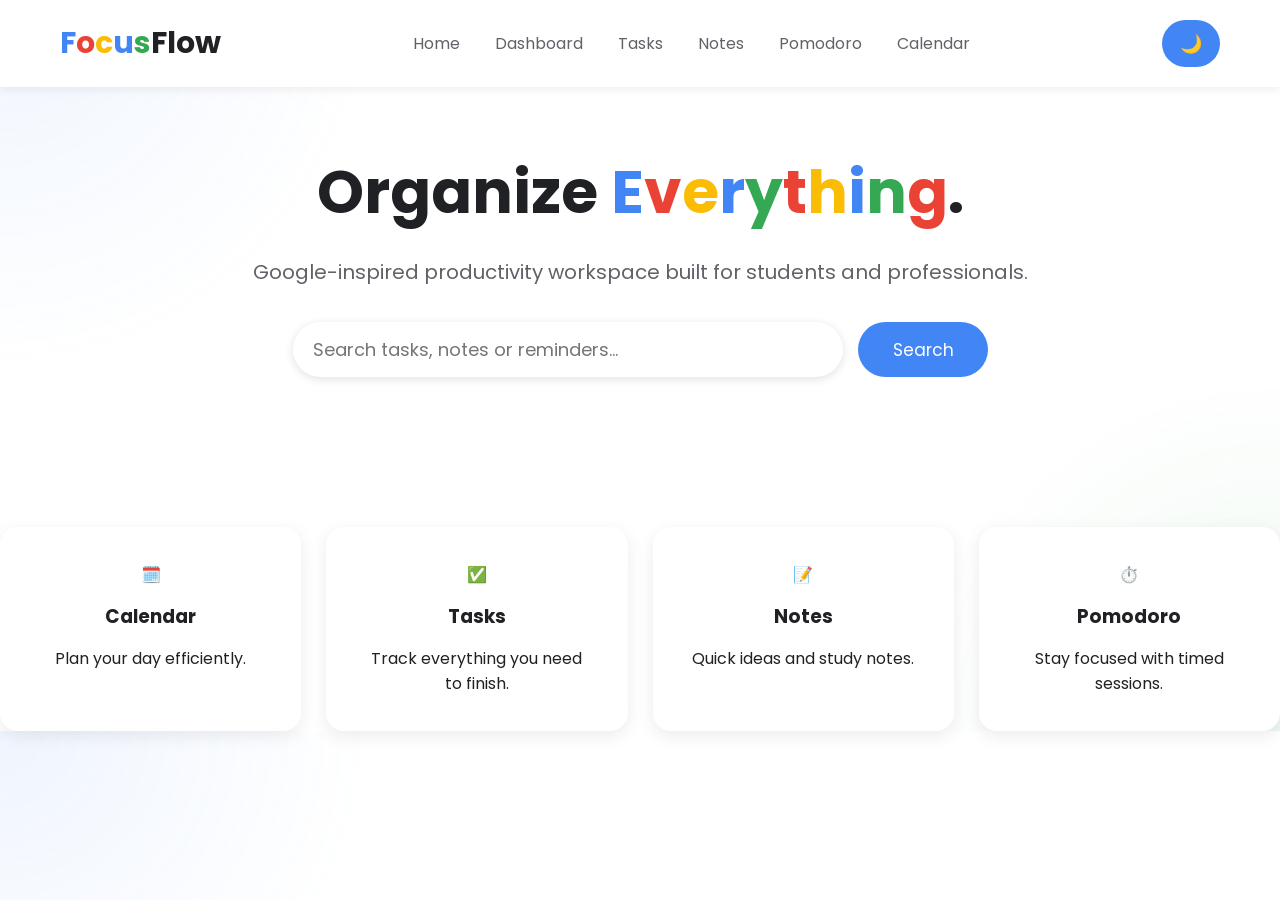
<file: index.html>
<!DOCTYPE html>
<html lang="en">

<head>
    <meta charset="UTF-8">
    <meta name="viewport" content="width=device-width, initial-scale=1.0">

    <title>FocusFlow</title>

    <link rel="preconnect" href="https://fonts.googleapis.com">
    <link rel="preconnect" href="https://fonts.gstatic.com" crossorigin>
    <link href="https://fonts.googleapis.com/css2?family=Poppins:wght@300;400;500;600;700&display=swap" rel="stylesheet">

    <link rel="stylesheet" href="style.css">
</head>

<body>

<nav>

    <div class="logo">
        <span style="color:#4285F4;">F</span><span style="color:#EA4335;">o</span><span style="color:#FBBC05;">c</span><span style="color:#4285F4;">u</span><span style="color:#34A853;">s</span><span>Flow</span>
    </div>

    <ul>
        <li><a href="index.html">Home</a></li>
        <li><a href="dashboard.html">Dashboard</a></li>
        <li><a href="tasks.html">Tasks</a></li>
        <li><a href="notes.html">Notes</a></li>
        <li><a href="pomodoro.html">Pomodoro</a></li>
        <li><a href="calendar.html">Calendar</a></li>

    </ul>
    <button id="themeBtn">🌙</button>

</nav>

<section class="hero">

    <h1>Organize <span class="blue">E</span><span class="red">v</span><span class="yellow">e</span><span class="blue">r</span><span class="green">y</span><span class="red">t</span><span class="yellow">h</span><span class="blue">i</span><span class="green">n</span><span class="red">g</span>.</h1>

    <p>Google-inspired productivity workspace built for students and professionals.</p>

    <div class="search-box">
        <input
           type="text"
           id="searchInput"
           placeholder="Search tasks, notes or reminders...">
        <button id="searchBtn">Search</button>
    </div>
    <div id="searchResults" class="search-results"></div>

</section>

<section class="cards">

    <div class="card" onclick="location.href='calendar.html'">
    🗓️    
        <h3>Calendar</h3>
        <p>Plan your day efficiently.</p>
    </div>

    <div class="card" onclick="location.href='tasks.html'">
    ✅
        <h3>Tasks</h3>
        <p>Track everything you need to finish.</p>
    </div>

    <div class="card" onclick="location.href='notes.html'">
    📝
        <h3>Notes</h3>
        <p>Quick ideas and study notes.</p>
    </div>

    <div class="card" onclick="location.href='pomodoro.html'">
    ⏱️
        <h3>Pomodoro</h3>
        <p>Stay focused with timed sessions.</p>
    </div>

</section>
<script src="script.js"></script>
<script src="theme.js"></script>

</body>
</html>
</file>
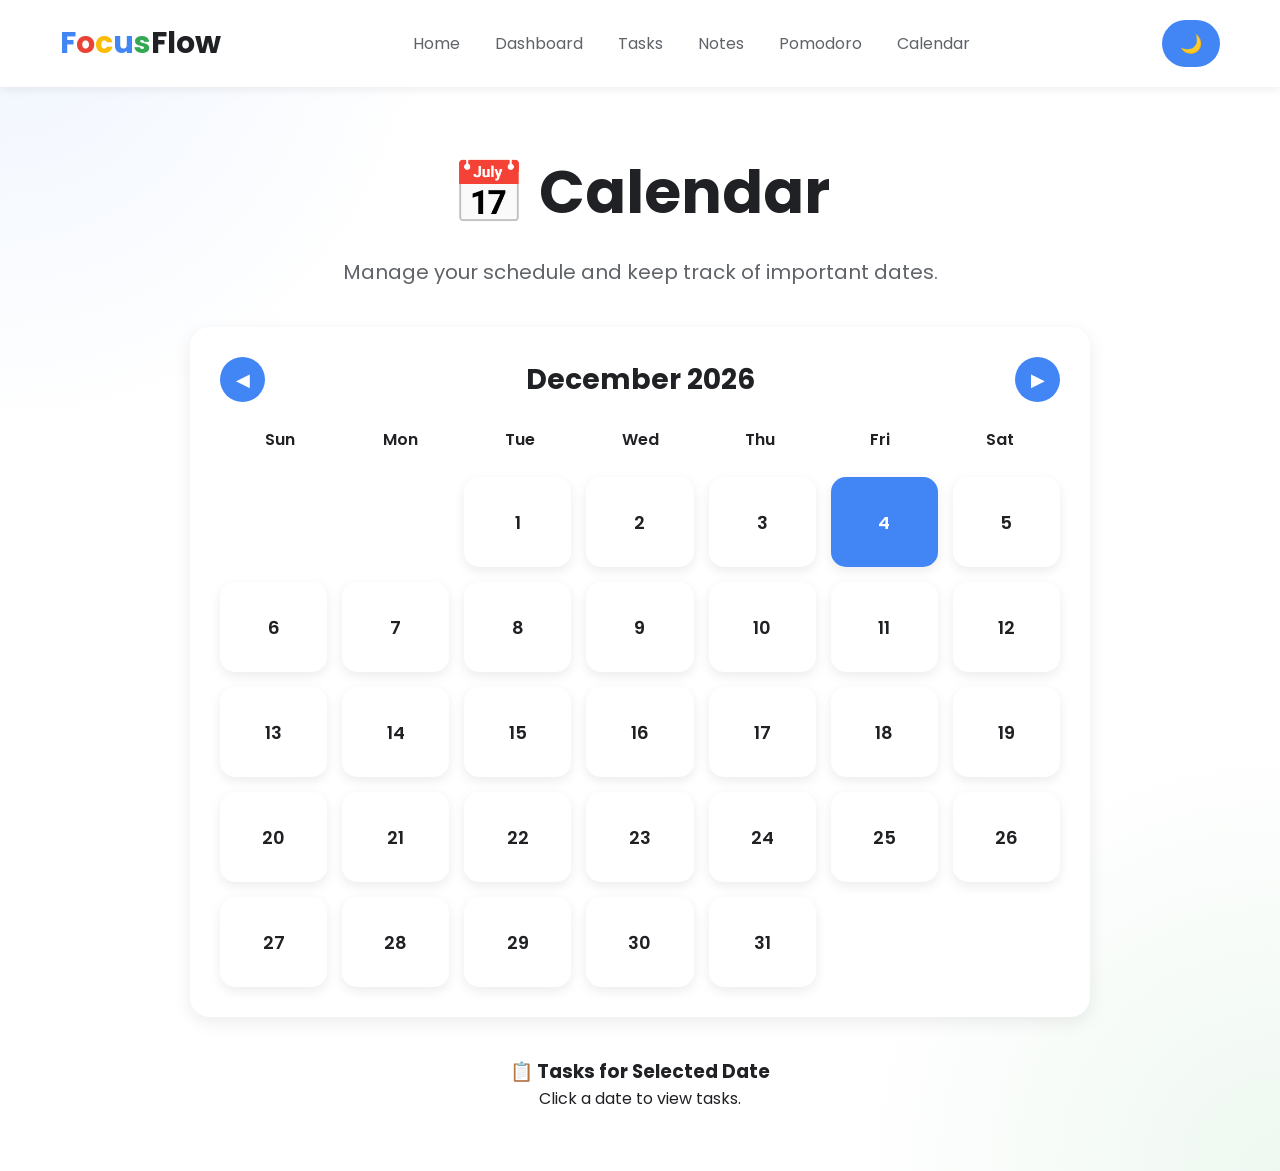
<file: calendar.html>
<!DOCTYPE html>
<html lang="en">
<head>
    <meta charset="UTF-8">
    <meta name="viewport" content="width=device-width, initial-scale=1.0">
    <title>Calendar | FocusFlow</title>

    <link rel="preconnect" href="https://fonts.googleapis.com">
    <link rel="preconnect" href="https://fonts.gstatic.com" crossorigin>
    <link href="https://fonts.googleapis.com/css2?family=Poppins:wght@300;400;500;600;700&display=swap" rel="stylesheet">

    <link rel="stylesheet" href="style.css">
</head>

<body>

<nav>

    <div class="logo">
        <span class="blue">F</span><span class="red">o</span><span class="yellow">c</span><span class="blue">u</span><span class="green">s</span><span>Flow</span>
    </div>

    <ul>
        <li><a href="index.html">Home</a></li>
        <li><a href="dashboard.html">Dashboard</a></li>
        <li><a href="tasks.html">Tasks</a></li>
        <li><a href="notes.html">Notes</a></li>
        <li><a href="pomodoro.html">Pomodoro</a></li>
        <li><a href="calendar.html">Calendar</a></li>
    </ul>

    <button id="themeBtn">🌙</button>

</nav>

<section class="hero">

    <h1>📅 Calendar</h1>
    <p>Manage your schedule and keep track of important dates.</p>

    <div class="calendar-container">

        <div class="calendar-header">

            <button id="prevMonth">◀</button>

            <h2 id="monthYear"></h2>

            <button id="nextMonth">▶</button>

        </div>

        <div class="weekdays">
            <div>Sun</div>
            <div>Mon</div>
            <div>Tue</div>
            <div>Wed</div>
            <div>Thu</div>
            <div>Fri</div>
            <div>Sat</div>
        </div>

        <div id="calendarDays" class="calendar-grid"></div>

    </div>

    <h3>📋 Tasks for Selected Date</h3>
    <div id="selectedTasks">
        Click a date to view tasks.
    </div>
</div>

</section>

<script src="calendar.js"></script>
<script src="theme.js"></script>

</body>
</html>
</file>
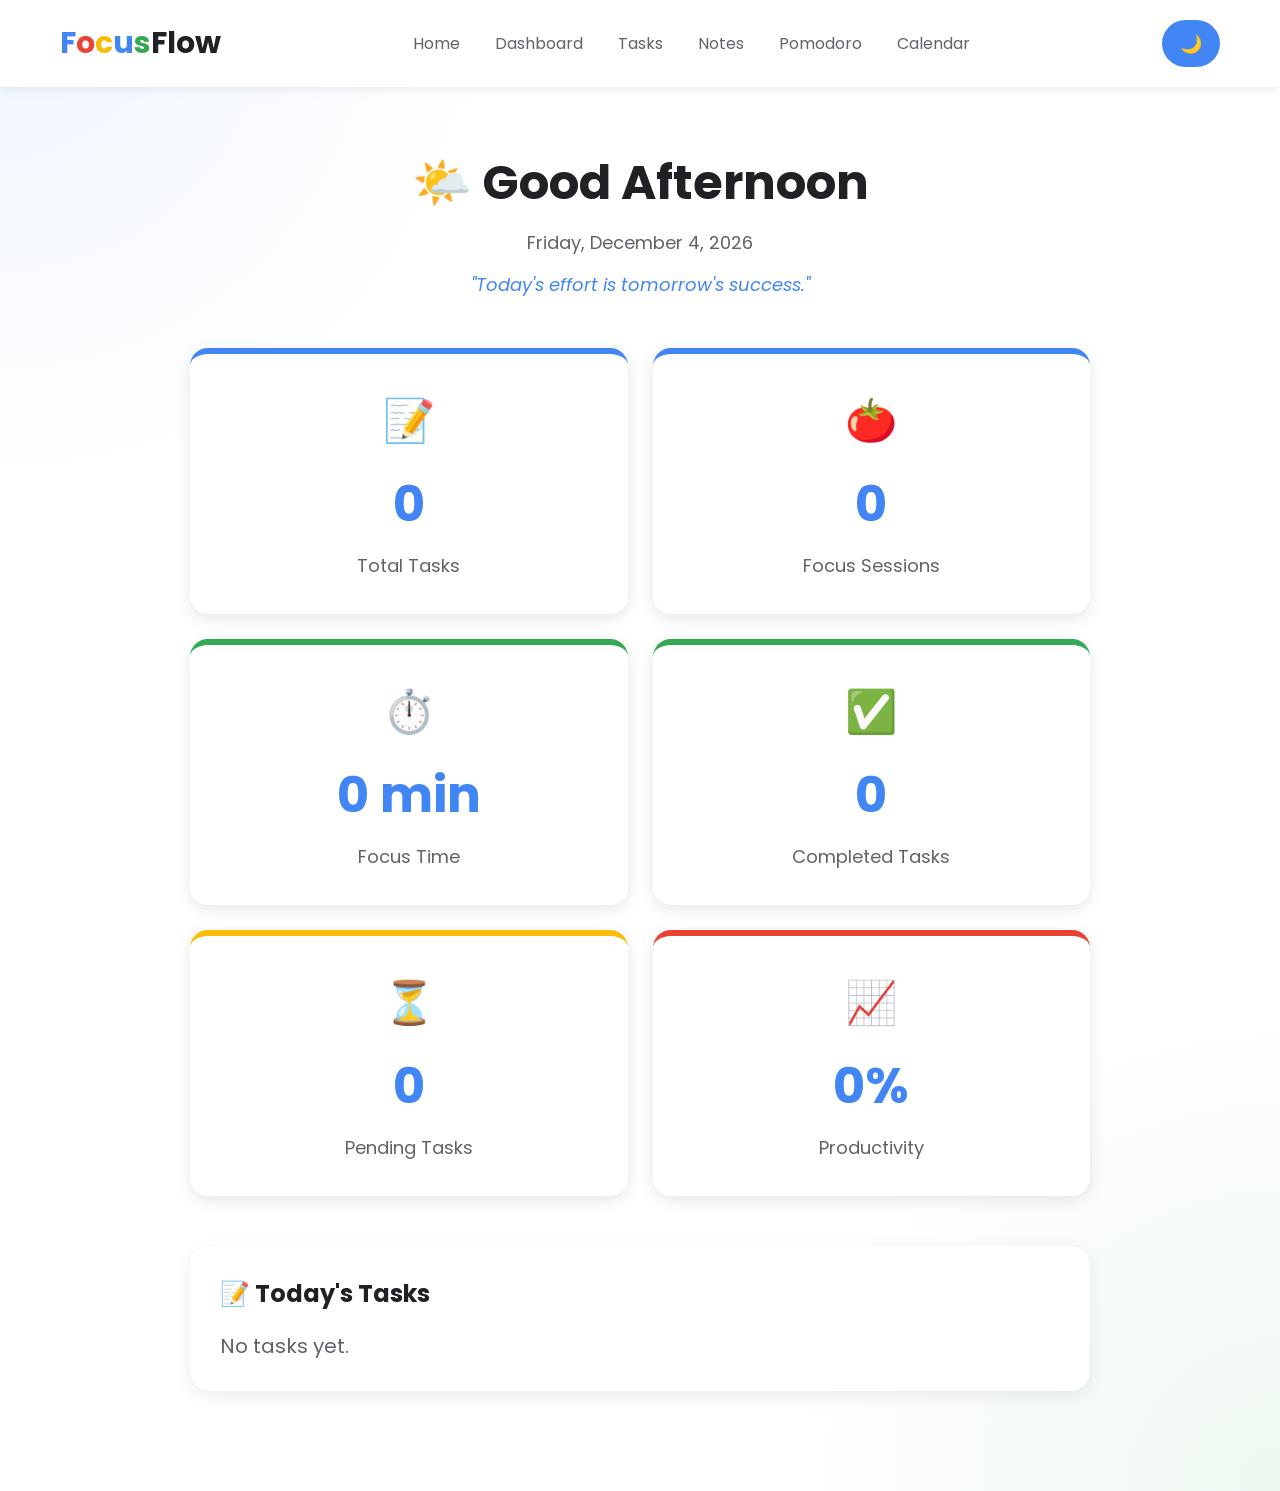
<file: dashboard.html>
<!DOCTYPE html>
<html lang="en">

<head>
    <meta charset="UTF-8">
    <meta name="viewport" content="width=device-width, initial-scale=1.0">

    <title>Dashboard | FocusFlow</title>

    <link rel="preconnect" href="https://fonts.googleapis.com">
    <link rel="preconnect" href="https://fonts.gstatic.com" crossorigin>
    <link href="https://fonts.googleapis.com/css2?family=Poppins:wght@300;400;500;600;700&display=swap" rel="stylesheet">

    <link rel="stylesheet" href="style.css">
</head>

<body>

<nav>

    <div class="logo">
        <span style="color:#4285F4;">F</span><span style="color:#EA4335;">o</span><span style="color:#FBBC05;">c</span><span style="color:#4285F4;">u</span><span style="color:#34A853;">s</span><span>Flow</span>
    </div>

    <ul>
        <li><a href="index.html">Home</a></li>
        <li><a href="dashboard.html">Dashboard</a></li>
        <li><a href="tasks.html">Tasks</a></li>
        <li><a href="notes.html">Notes</a></li>
        <li><a href="pomodoro.html">Pomodoro</a></li>
        <li><a href="calendar.html">Calendar</a></li>
    </ul>
    <button id="themeBtn">🌙</button>

</nav>

<section class="hero">

    <div class="dashboard-header">
        <h1 id="greeting"></h1>
        <p id="todayDate"></p>
        <span id="quote"></span>
    </div>

    <div class="dashboard-grid">

        <div class="stat-card total-card">
            <div class="card-icon">📝</div>
            <h2 id="totalTasks">0</h2>
            <p>Total Tasks</p>
        </div>

        <div class="stat-card total-card">
            <div class="card-icon">🍅</div>
            <h2 id="focusSessions">0</h2>
            <p>Focus Sessions</p>
        </div>

        <div class="stat-card completed-card">
            <div class="card-icon">⏱️</div>
            <h2 id="focusTime">0 min</h2>
            <p>Focus Time</p>
        </div>

        <div class="stat-card completed-card">
            <div class="card-icon">✅</div>
            <h2 id="completedTasks">0</h2>
            <p>Completed Tasks</p>
        </div>

        <div class="stat-card pending-card">
            <div class="card-icon">⏳</div>
            <h2 id="pendingTasks">0</h2>
            <p>Pending Tasks</p>
        </div>

        <div class="stat-card productivity-card">
            <div class="card-icon">📈</div>
            <h2 id="productivity">0%</h2>
            <p>Productivity</p>
        </div>

    </div>

    <div class="today-tasks">

        <h2>📝 Today's Tasks</h2>

        <div id="todayTasks">
            <p>No tasks yet.</p>
        </div>

    </div>

</section>

<script src="dashboard.js"></script>
<script src="theme.js"></script>

</body>

</html>
</file>
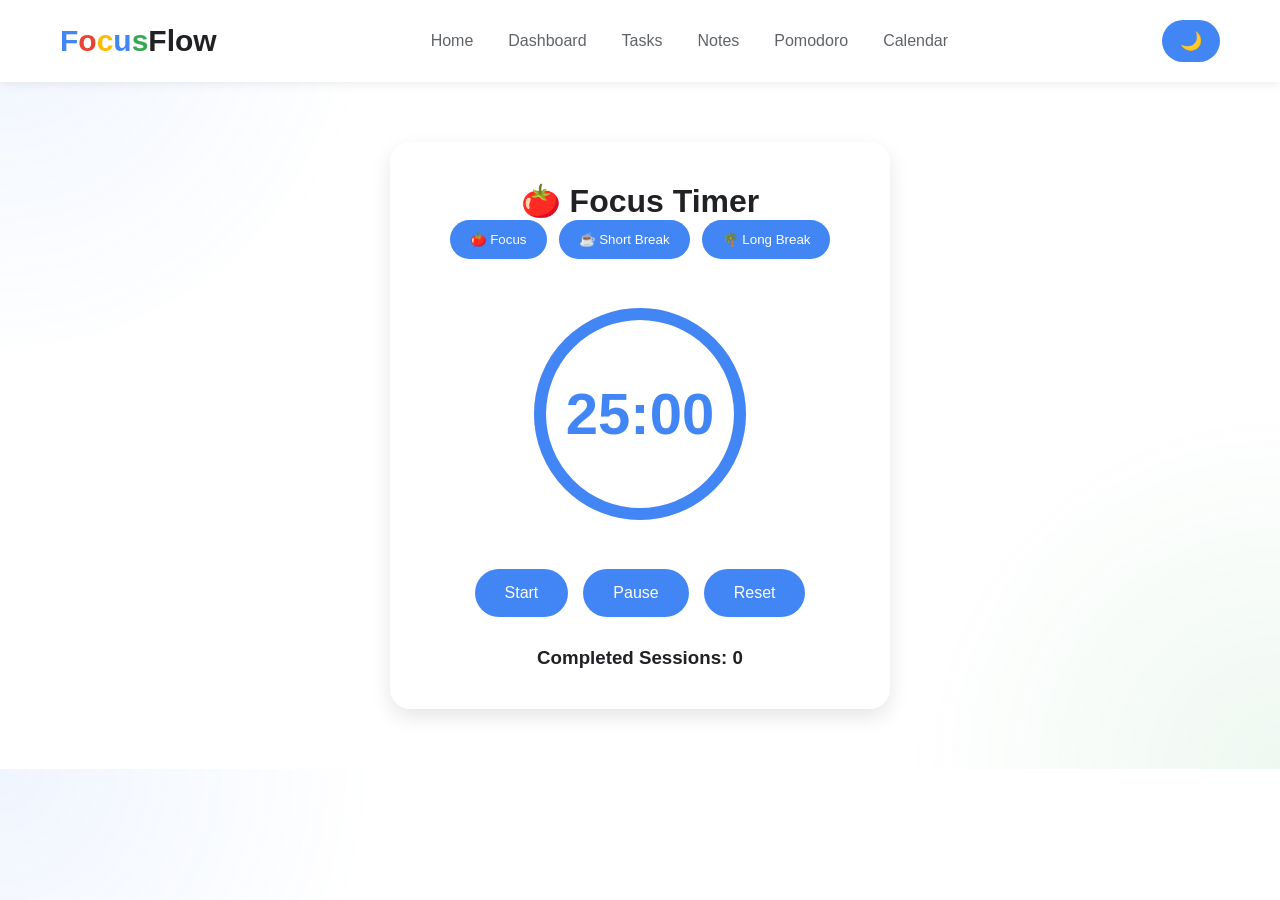
<file: pomodoro.html>
<!DOCTYPE html>
<html lang="en">
<head>
    <meta charset="UTF-8">
    <meta name="viewport" content="width=device-width, initial-scale=1.0">
    <title>Pomodoro | FocusFlow</title>
    <link rel="stylesheet" href="style.css">
</head>
<body>

<nav>
    <div class="logo">
        <span class="blue">F</span><span class="red">o</span><span class="yellow">c</span><span class="blue">u</span><span class="green">s</span><span class="logo-text">Flow</span>
    </div>

    <ul>
        <li><a href="index.html">Home</a></li>
        <li><a href="dashboard.html">Dashboard</a></li>
        <li><a href="tasks.html">Tasks</a></li>
        <li><a href="notes.html">Notes</a></li>
        <li><a href="pomodoro.html">Pomodoro</a></li>
        <li><a href="calendar.html">Calendar</a></li>
    </ul>
    <button id="themeBtn">🌙</button>
</nav>

<div class="timer-container">

    <h1>🍅 Focus Timer</h1>
      <div class="mode-buttons">
      <button id="focusMode">🍅 Focus</button>
      <button id="shortBreak">☕ Short Break</button>
      <button id="longBreak">🌴 Long Break</button>
    </div>

    <div class="timer-circle">

        <svg width="250" height="250">

            <circle
                class="bg-circle"
                cx="125"
                cy="125"
                r="100">
            </circle>

            <circle
                id="progressCircle"
                class="progress-circle"
                cx="125"
                cy="125"
                r="100">
            </circle>

        </svg>

        <div id="timer">25:00</div>

    </div>

    <div class="timer-buttons">
        <button id="startBtn">Start</button>
        <button id="pauseBtn">Pause</button>
        <button id="resetBtn">Reset</button>
    </div>

    <h3>Completed Sessions: <span id="sessions">0</span></h3>

</div>

<script src="pomodoro.js"></script>
<script src="theme.js"></script>

</body>
</html>
</file>
<file: style.css>
*{
    margin: 0;
    padding: 0;
    box-sizing: border-box;
    font-family: 'Poppins', sans-serif;
}

body{
    margin:0;
    padding:0;
    color:#202124;

    background:
        radial-gradient(circle at top left,#4285f415 0%,transparent 25%),
        radial-gradient(circle at bottom right,#34A85315 0%,transparent 25%),
        #ffffff;
}

nav{
    display:flex;
    justify-content:space-between;
    align-items:center;
    padding:20px 60px;
    background:white;
    box-shadow:0 2px 10px rgba(0,0,0,.08);
}

.logo{
    font-size:30px;
    font-weight:bold;
}

nav ul{
    display:flex;
    list-style:none;
    gap:35px;
}

nav li{
    cursor:pointer;
    color:#5f6368;
    transition:.3s;
}

nav li:hover{
    color:#4285F4;
}

.hero{
    text-align:center;
    padding:60px 20px;
}

.hero h1{
    font-size:60px;
    margin-bottom:20px;
}

.hero p{
    color:#5f6368;
    font-size:20px;
}

.search-box{
    margin-top:35px;
    display: flex;
    justify-content: center;
    align-items: center;
    gap: 15px;
}

.search-box input{
    width:550px;
    height:55px;
    padding:0 20px;
    border:none;
    border-radius:30px;
    box-shadow:0 2px 10px rgba(0,0,0,.12);
    font-size:18px;
    outline:none;
}
.search-box input:focus{
    box-shadow:0 0 0 3px rgba(66,133,244,.25);
}
.search-box button{
    width:130px;
    height:55px;
    padding:0 35px;
    border:none;
    border-radius:30px;
    background:#4285F4;
    color:white;
    font-size:17px;
    cursor:pointer;
    transition:.3s;
}

.search-box button:hover{
    background:#3367D6;
}

.cards{
    display:grid;
    grid-template-columns:repeat(auto-fit,minmax(220px,1fr));
    gap:25px;
    margin-top:30px;
    padding-top:60px;
}

.card{
    background:white;
    padding:35px;
    border-radius:18px;
    box-shadow:0 5px 18px rgba(0,0,0,.08);
    text-align:center;
    transition:.3s;
    cursor: pointer;
}

.card:hover{
    transform:translateY(-8px);
}

.card h3{
    margin:15px 0;
}
.blue{
    color:#4285F4;
}

.red{
    color:#EA4335;
}

.yellow{
    color:#FBBC05;
}

.green{
    color:#34A853;
}

.black{
    color:#202124;
}

#taskList{
    margin-top:30px;
}

.task{
    width:700px;
    margin:15px auto;
    padding:18px;
    background:white;
    border-radius:12px;
    box-shadow:0 2px 10px rgba(0,0,0,.1);
    text-align:left;
    font-size:18px;
}
.task{
    display:flex;
    justify-content:space-between;
    align-items:center;
}

.task span{
    flex:1;
    margin-left:15px;
}

.deleteTask{
    background:none;
    border:none;
    font-size:20px;
    cursor:pointer;
}

.deleteTask:hover{
    transform:scale(1.2);
}
.completed {
    text-decoration: line-through;
    color: gray;
    opacity: 0.7;
}
#taskCounter{
    width:700px;
    margin:20px auto;
    padding:12px 20px;
    background:#f8f9fa;
    border-radius:10px;
    font-size:17px;
    font-weight:500;
    color:#444;
    text-align:center;
    box-shadow:0 2px 8px rgba(0,0,0,0.08);
}
#progressContainer{
    width:700px;
    height:14px;
    background:#e5e7eb;
    border-radius:20px;
    margin:15px auto 30px;
    overflow:hidden;
}

#progressBar{
    width:0%;
    height:100%;
    background:#4285F4;
    transition:width .3s ease;
}
.dashboard-grid{
    width:900px;
    margin:50px auto;
    display:grid;
    grid-template-columns:repeat(2,1fr);
    gap:25px;
}

.stat-card{
    background:white;
    border-radius:18px;
    padding:35px;
    text-align:center;
    box-shadow:0 4px 15px rgba(0,0,0,.1);
    transition:.3s;
}

.stat-card:hover{
    transform:translateY(-6px);
    box-shadow:0 10px 25px rgba(0,0,0,.15);
}

.stat-card h2{
    font-size:50px;
    color:#4285F4;
    margin-bottom:10px;
}

.stat-card p{
    font-size:18px;
    color:#5f6368;
}
nav ul li a{
    text-decoration:none;
    color:inherit;
}

nav ul li a:hover{
    color:#4285F4;
}
.dashboard-header{
    text-align:center;
    margin-bottom:40px;
}

.dashboard-header h1{
    font-size:48px;
    color:#202124;
    margin-bottom:10px;
}

.dashboard-header p{
    color:#5f6368;
    font-size:18px;
    margin-bottom:15px;
}

.dashboard-header span{
    color:#4285F4;
    font-size:18px;
    font-style:italic;
}
.card-icon{
    font-size:42px;
    margin-bottom:15px;
}
.total-card{
    border-top:6px solid #4285F4;
}

.completed-card{
    border-top:6px solid #34A853;
}

.pending-card{
    border-top:6px solid #FBBC05;
}

.productivity-card{
    border-top:6px solid #EA4335;
}

.stat-card{
    transition:0.3s;
}

.stat-card:hover{
    transform:translateY(-10px);
    box-shadow:0 15px 30px rgba(0,0,0,.15);
}
.today-tasks{
    width:900px;
    margin:40px auto;
    background:white;
    border-radius:20px;
    padding:30px;
    box-shadow:0 5px 18px rgba(0,0,0,.08);
    text-align:left;
}

.today-tasks h2{
    margin-bottom:20px;
    color:#202124;
}

.today-task-item{
    display:flex;
    align-items:center;
    gap:12px;
    padding:15px;
    border-bottom:1px solid #eee;
    font-size:18px;
}

.today-task-item:last-child{
    border-bottom:none;
}

.today-task-item.completed{
    text-decoration:line-through;
    color:gray;
    opacity:.7;
}

.notes-box{
    width:700px;
    margin:30px auto;
    text-align:center;
}

.notes-box textarea{

    width:100%;
    height:170px;

    padding:20px;

    border:none;
    border-radius:20px;

    resize:none;

    outline:none;

    font-size:17px;

    box-shadow:0 5px 18px rgba(0,0,0,.1);

}

.notes-box textarea:focus{

    box-shadow:0 0 0 3px rgba(66,133,244,.25);

}

.notes-box button{

    margin-top:20px;

    padding:15px 35px;

    border:none;

    border-radius:30px;

    background:#4285F4;

    color:white;

    font-size:17px;

    cursor:pointer;

}

.notes-box button:hover{

    background:#3367D6;

}

#notesContainer{

    width:90%;

    margin:40px auto;

    display:grid;

    grid-template-columns:repeat(auto-fill,minmax(250px,1fr));

    gap:25px;

}

.note-card{

    height:250px;

    border-radius:18px;

    padding:18px;

    display:flex;

    flex-direction:column;

    justify-content:space-between;

    box-shadow:0 8px 18px rgba(0,0,0,.12);

    transition:.3s;

}

.note-card:hover{

    transform:translateY(-8px) rotate(-2deg);

}

.note-card p{

    flex:1;

    overflow-y:auto;

    word-break:break-word;

    white-space:pre-wrap;

    font-size:17px;

    text-align:left;

}

.deleteNote{

    align-self:flex-end;

    background:none;

    border:none;

    font-size:22px;

    cursor:pointer;

}

.note-yellow{

    background:#FFF9C4;

}

.note-blue{

    background:#BBDEFB;

}

.note-green{

    background:#C8E6C9;

}

.note-pink{

    background:#F8BBD0;

}
.timer-container{
    width:500px;
    margin:60px auto;
    text-align:center;
    background:white;
    padding:40px;
    border-radius:20px;
    box-shadow:0 8px 20px rgba(0,0,0,.1);
}

#timer{
    position:absolute;
    top:50%;
    left:50%;
    transform:translate(-50%,-50%);
    width:100%;
    text-align:center;
    font-size:58px;
    font-weight:bold;
    color:#4285F4;
    margin:0;
    line-height:1;
}

.timer-buttons{
    display:flex;
    justify-content:center;
    gap:15px;
    margin-bottom:30px;
}

.timer-buttons button{
    padding:15px 30px;
    border:none;
    border-radius:30px;
    background:#4285F4;
    color:white;
    cursor:pointer;
    font-size:16px;
    transition:.3s;
}

.timer-buttons button:hover{
    background:#3367D6;
}

.timer-circle{
    position: relative;
    width: 250px;
    height: 250px;
    margin: 30px auto;
}
.timer-circle svg{
    position:absolute;
    top:0;
    left:0;
}

.bg-circle{
    fill:none;
    stroke:#e5e7eb;
    stroke-width:12;
}

.progress-circle{
    fill:none;
    stroke:#4285F4;
    stroke-width:12;
    stroke-linecap:round;
    stroke-dasharray:628;
    stroke-dashoffset:0;
    transform:rotate(-90deg);
    transform-origin:125px 125px;
    transition:stroke-dashoffset 1s linear;
}
#themeBtn{

    border:none;

    background:#4285F4;

    color:white;

    padding:10px 18px;

    border-radius:25px;

    cursor:pointer;

    font-size:18px;

    transition:.3s;

}

#themeBtn:hover{

    background:#3367D6;

}

body.dark-mode{
    background:#202124;
    color:white;
}

body.dark-mode nav{
    background:#303134;
}

body.dark-mode .card,
body.dark-mode .task,
body.dark-mode .stat-card,
body.dark-mode .today-tasks,
body.dark-mode .note-card,
body.dark-mode .timer-container{
    background:#303134;
    color:white;
}

body.dark-mode p,
body.dark-mode h1,
body.dark-mode h2,
body.dark-mode h3,
body.dark-mode li,
body.dark-mode a{
    color:white;
}

body.dark-mode textarea,
body.dark-mode input{
    background:#3c4043;
    color:white;
    border:none;
}

body.dark-mode #taskCounter{
    background:#3c4043;
    color:white;
}
.mode-buttons{
    display:flex;
    justify-content:center;
    gap:12px;
    margin-bottom:25px;
}

.mode-buttons button{
    padding:12px 20px;
    border:none;
    border-radius:25px;
    background:#4285F4;
    color:white;
    cursor:pointer;
    transition:.3s;
}

.mode-buttons button:hover{
    background:#3367D6;
}
@media (max-width:768px){

nav{
    flex-direction:column;
    gap:20px;
    padding:20px;
}

nav ul{
    flex-wrap:wrap;
    justify-content:center;
    gap:15px;
}

.hero h1{
    font-size:38px;
}

.hero p{
    font-size:16px;
}

.search-box{
    flex-direction:column;
}

.search-box input{
    width:95%;
}

.search-box button{
    width:95%;
}

.dashboard-grid{
    width:95%;
    grid-template-columns:1fr;
}

.today-tasks{
    width:95%;
}

.task{
    width:95%;
}

#taskCounter{
    width:95%;
}

#progressContainer{
    width:95%;
}

.notes-box{
    width:95%;
}

.timer-container{
    width:95%;
    padding:25px;
}

.timer-circle{
    width:220px;
    height:220px;
}

.timer-circle svg{
    width:220px;
    height:220px;
}

#timer{
    font-size:48px;
}

.mode-buttons{
    flex-wrap:wrap;
}

}
.search-results{
    width:700px;
    margin:25px auto;
    background:white;
    border-radius:18px;
    box-shadow:0 8px 20px rgba(0,0,0,.1);
    padding:20px;
    text-align:left;
    display:none;
}

.search-results h3{
    color:#4285F4;
    margin-bottom:15px;
}

.search-item{
    padding:12px;
    border-bottom:1px solid #eee;
    font-size:17px;
}

.search-item:last-child{
    border-bottom:none;
}

body.dark-mode .search-results{
    background:#303134;
    color:white;
}

body.dark-mode .search-item{
    border-bottom:1px solid #555;
}
.calendar-container{
    width:900px;
    margin:40px auto;
    background:white;
    padding:30px;
    border-radius:20px;
    box-shadow:0 5px 18px rgba(0,0,0,.08);
}

.calendar-header{
    display:flex;
    justify-content:space-between;
    align-items:center;
    margin-bottom:25px;
}

.calendar-header button{
    border:none;
    background:#4285F4;
    color:white;
    width:45px;
    height:45px;
    border-radius:50%;
    cursor:pointer;
    font-size:18px;
}

.calendar-header button:hover{
    background:#3367D6;
}

.calendar-header h2{
    font-size:28px;
}

.weekdays{
    display:grid;
    grid-template-columns:repeat(7,1fr);
    text-align:center;
    font-weight:600;
    margin-bottom:15px;
}

.calendar-grid{
    display:grid;
    grid-template-columns:repeat(7,1fr);
    gap:10px;
}

.day{
    height:90px;
    border-radius:15px;
    background:#f8f9fa;
    display:flex;
    flex-direction:column;
    justify-content:center;
    align-items:center;
    cursor:pointer;
    transition:.3s;
    font-size:18px;
}

.day:hover{
    background:#4285F4;
    color:white;
}

.today{
    background:#4285F4;
    color:white;
    font-weight:bold;
}

.empty{
    background:transparent;
    cursor:default;
    box-shadow:none;
}


body.dark-mode .calendar-container{
    background:#303134;
}

body.dark-mode .day{
    background:#3c4043;
    color:white;
}

body.dark-mode .day:hover{
    background:#4285F4;
}

body.dark-mode .weekdays{
    color:white;
}

.calendar-grid {
    display: grid;
    grid-template-columns: repeat(7, 1fr);
    gap: 15px;
    margin-top: 25px;
}

.day {
    background: white;
    border-radius: 15px;
    min-height: 90px;
    display: flex;
    justify-content: center;
    align-items: center;
    cursor: pointer;
    font-weight: 600;
    transition: 0.3s;
    box-shadow: 0 4px 12px rgba(0,0,0,.08);
}

.day:hover{
    transform: translateY(-5px);
    background:#4285F4;
    color:white;
}

.today{
    background:#4285F4;
    color:white;
}

.empty{
    visibility:hidden;
}
body.dark-mode .day{
    background:#2b2b2b;
    color:white;
}

body.dark-mode .day:hover{
    background:#4285F4;
}

body.dark-mode .today{
    background:#4285F4;
}
.task-dot{
    width:8px;
    height:8px;
    background:#34A853;
    border-radius:50%;
    margin-top:8px;
}
.selected-date-tasks{
    width:900px;
    margin:30px auto;
    background:white;
    padding:20px;
    border-radius:20px;
    box-shadow:0 4px 12px rgba(0,0,0,.08);
}

body.dark-mode .selected-date-tasks{
    background:#303134;
    color:white;
}

.selected-date-tasks h3{
    margin-bottom:15px;
}

.task-item{
    padding:10px;
    border-bottom:1px solid #ddd;
}
</file>
